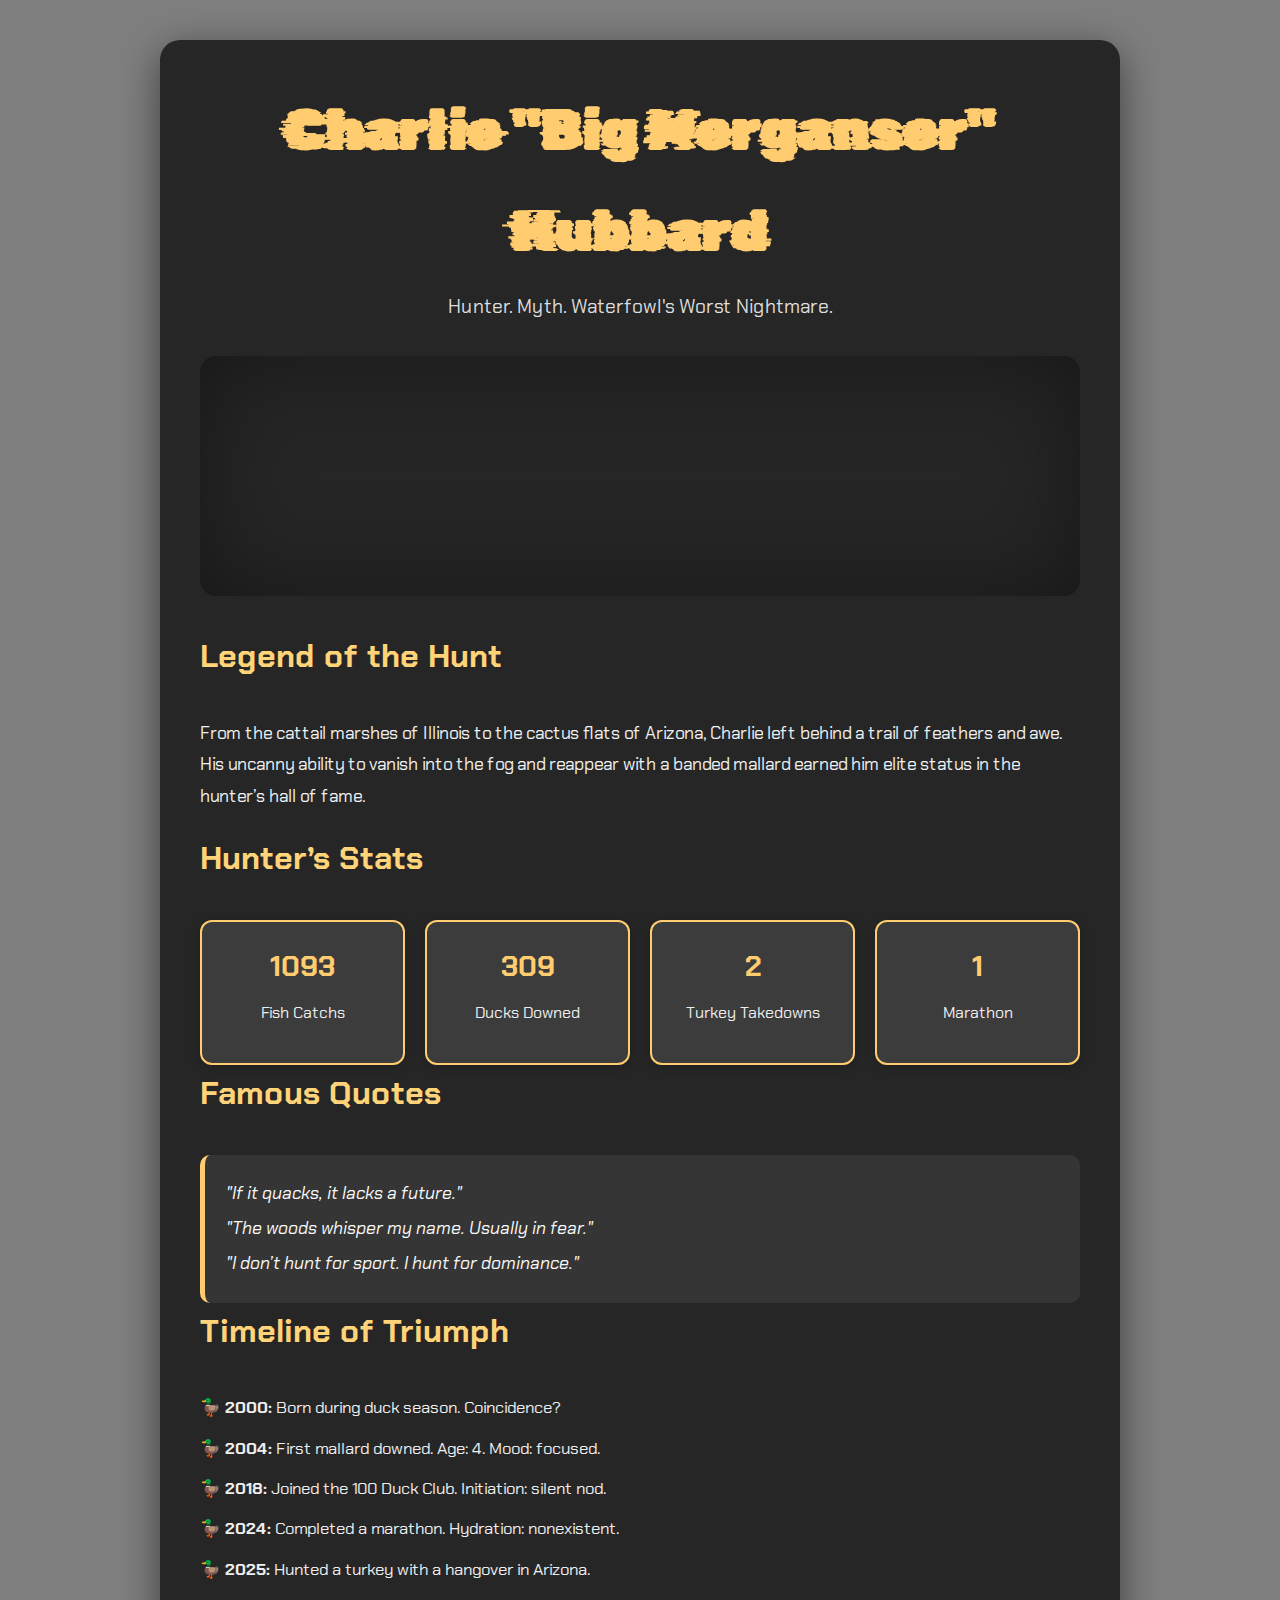
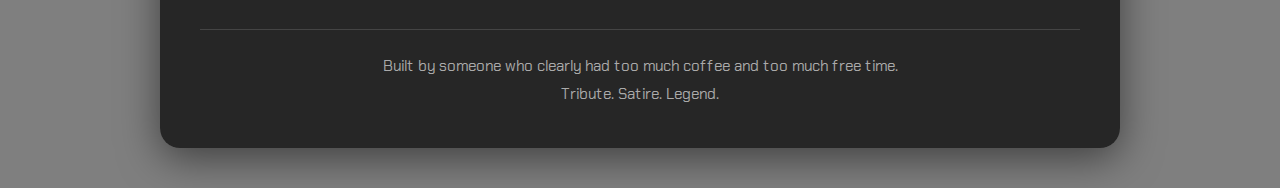
<file: index.html>
<!DOCTYPE html>
<html lang="en">
<head>
  <meta charset="UTF-8" />
  <meta name="viewport" content="width=device-width, initial-scale=1.0"/>
  <title>Charlie "Big Merganser" Hubbard</title>
  <link href="https://fonts.googleapis.com/css2?family=Chakra+Petch:wght@400;700&family=Rubik+Glitch&display=swap" rel="stylesheet">
  <link href="Tribute Page.css" rel="stylesheet">
<body>
  <div class="container">
    <header>
      <h1>Charlie "Big Merganser" Hubbard</h1>
      <p class="subtitle">Hunter. Myth. Waterfowl's Worst Nightmare.</p>
    </header>
    <div class="hero"></div>
    <section>
      <h2>Legend of the Hunt</h2>
      <p>
        From the cattail marshes of Illinois to the cactus flats of Arizona, Charlie left behind a trail of feathers and awe. His uncanny ability to vanish into the fog and reappear with a banded mallard earned him elite status in the hunter’s hall of fame.
      </p>
    </section>

    <section>
      <h2>Hunter’s Stats</h2>
      <div class="stats">
        <div class="stat-card">
          <h3>1093</h3>
          <p>Fish Catchs</p>
        </div>
        <div class="stat-card">
          <h3>309</h3>
          <p>Ducks Downed</p>
        </div>
        <div class="stat-card">
          <h3>2</h3>
          <p>Turkey Takedowns</p>
        </div>
        <div class="stat-card">
          <h3>1</h3>
          <p>Marathon</p>
        </div>
      </div>
    </section>

    <section>
      <h2>Famous Quotes</h2>
      <div class="quote-slider">
        <span>
          "If it quacks, it lacks a future."<br/>
          "The woods whisper my name. Usually in fear."<br/>
          "I don’t hunt for sport. I hunt for dominance."
        </span>
      </div>
    </section>

    <section>
      <h2>Timeline of Triumph</h2>
      <ul class="timeline">
        <li><strong>2000:</strong> Born during duck season. Coincidence?</li>
        <li><strong>2004:</strong> First mallard downed. Age: 4. Mood: focused.</li>
        <li><strong>2018:</strong> Joined the 100 Duck Club. Initiation: silent nod.</li>
        <li><strong>2024:</strong> Completed a marathon. Hydration: nonexistent.</li>
        <li><strong>2025:</strong> Hunted a turkey with a hangover in Arizona.</li>
      </ul>
    </section>

    <div class="footer">
      Built by someone who clearly had too much coffee and too much free time.<br/>
      Tribute. Satire. Legend.
    </div>
  </div>
</body>
</html>
</file>
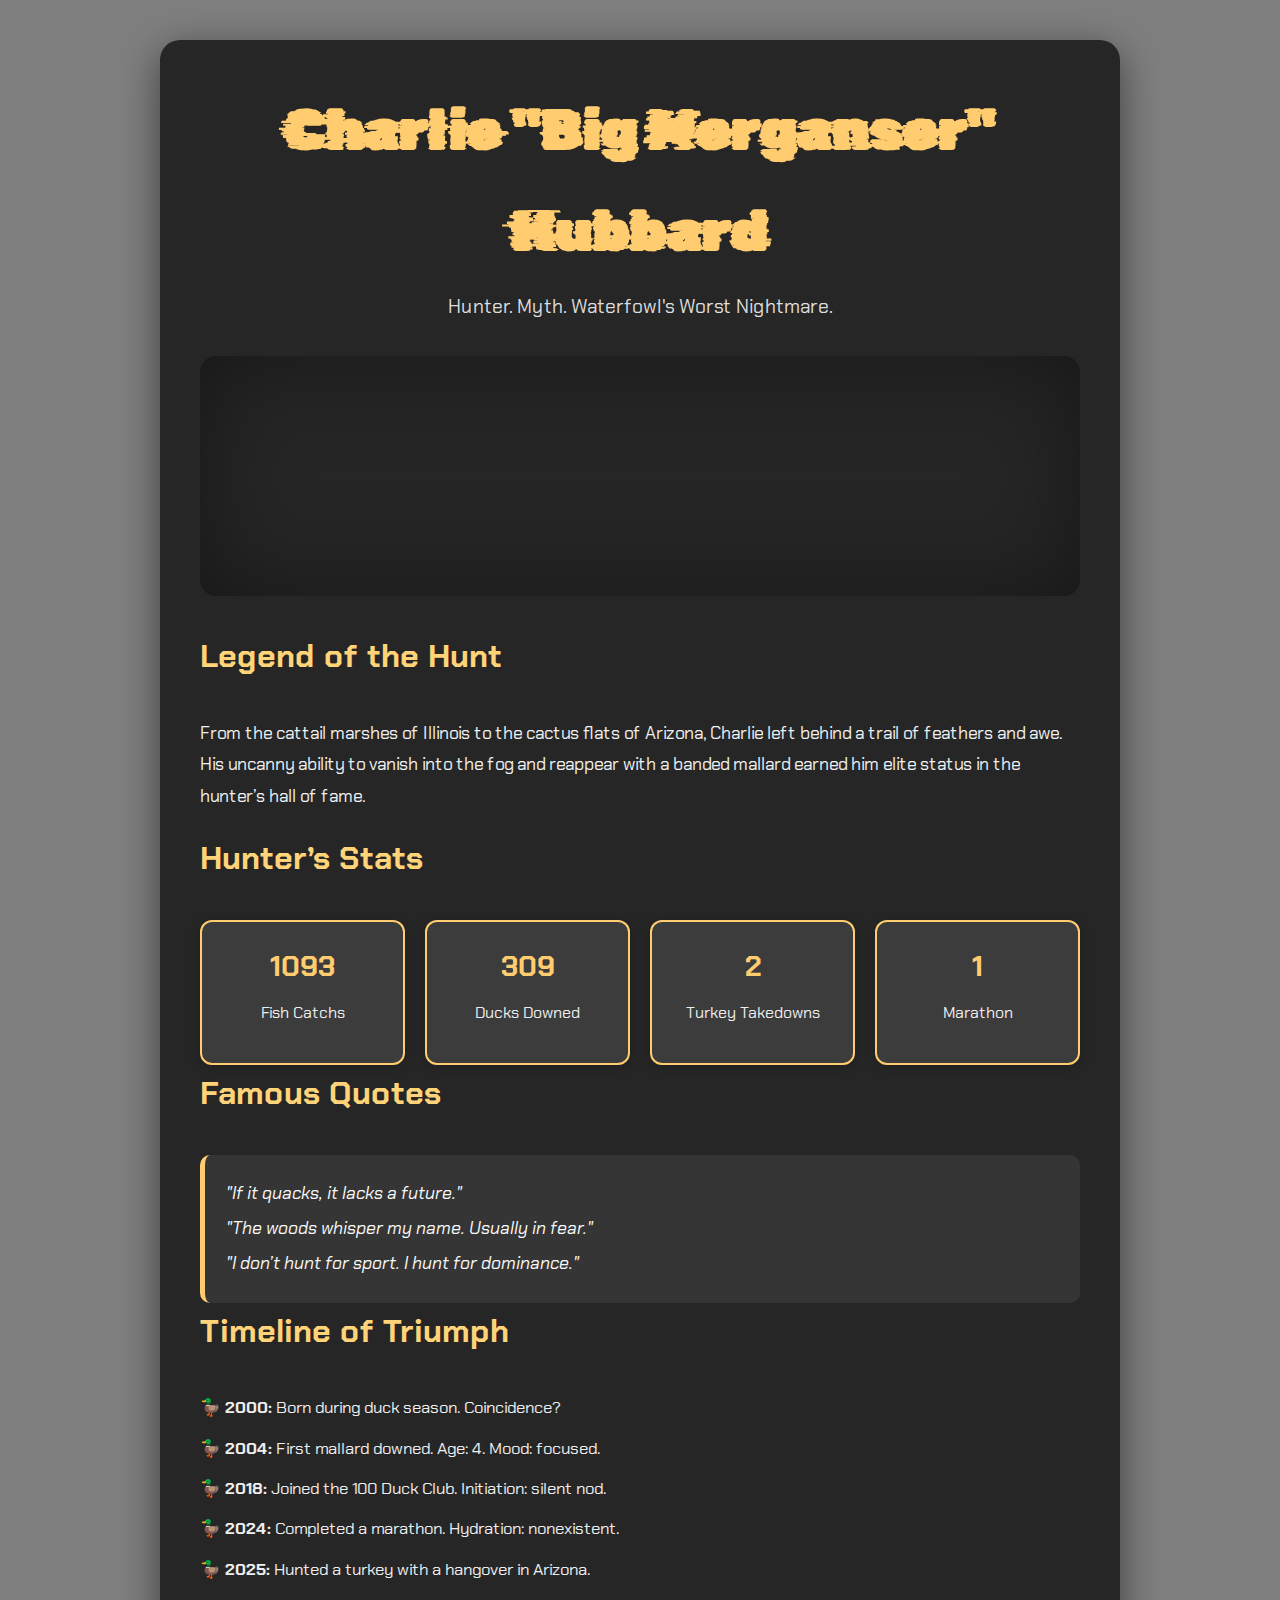
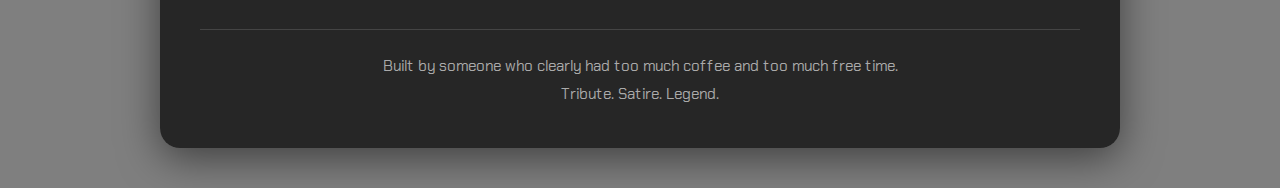
<file: .github/Tribute Page/index.html>
<!DOCTYPE html>
<html lang="en">
<head>
  <meta charset="UTF-8" />
  <meta name="viewport" content="width=device-width, initial-scale=1.0"/>
  <title>Charlie "Big Merganser" Hubbard</title>
  <link href="https://fonts.googleapis.com/css2?family=Chakra+Petch:wght@400;700&family=Rubik+Glitch&display=swap" rel="stylesheet">
  <link href="Tribute Page.css" rel="stylesheet">
<body>
  <div class="container">
    <header>
      <h1>Charlie "Big Merganser" Hubbard</h1>
      <p class="subtitle">Hunter. Myth. Waterfowl's Worst Nightmare.</p>
    </header>
    <div class="hero"></div>
    <section>
      <h2>Legend of the Hunt</h2>
      <p>
        From the cattail marshes of Illinois to the cactus flats of Arizona, Charlie left behind a trail of feathers and awe. His uncanny ability to vanish into the fog and reappear with a banded mallard earned him elite status in the hunter’s hall of fame.
      </p>
    </section>

    <section>
      <h2>Hunter’s Stats</h2>
      <div class="stats">
        <div class="stat-card">
          <h3>1093</h3>
          <p>Fish Catchs</p>
        </div>
        <div class="stat-card">
          <h3>309</h3>
          <p>Ducks Downed</p>
        </div>
        <div class="stat-card">
          <h3>2</h3>
          <p>Turkey Takedowns</p>
        </div>
        <div class="stat-card">
          <h3>1</h3>
          <p>Marathon</p>
        </div>
      </div>
    </section>

    <section>
      <h2>Famous Quotes</h2>
      <div class="quote-slider">
        <span>
          "If it quacks, it lacks a future."<br/>
          "The woods whisper my name. Usually in fear."<br/>
          "I don’t hunt for sport. I hunt for dominance."
        </span>
      </div>
    </section>

    <section>
      <h2>Timeline of Triumph</h2>
      <ul class="timeline">
        <li><strong>2000:</strong> Born during duck season. Coincidence?</li>
        <li><strong>2004:</strong> First mallard downed. Age: 4. Mood: focused.</li>
        <li><strong>2018:</strong> Joined the 100 Duck Club. Initiation: silent nod.</li>
        <li><strong>2024:</strong> Completed a marathon. Hydration: nonexistent.</li>
        <li><strong>2025:</strong> Hunted a turkey with a hangover in Arizona.</li>
      </ul>
    </section>

    <div class="footer">
      Built by someone who clearly had too much coffee and too much free time.<br/>
      Tribute. Satire. Legend.
    </div>
  </div>
</body>
</html>
</file>
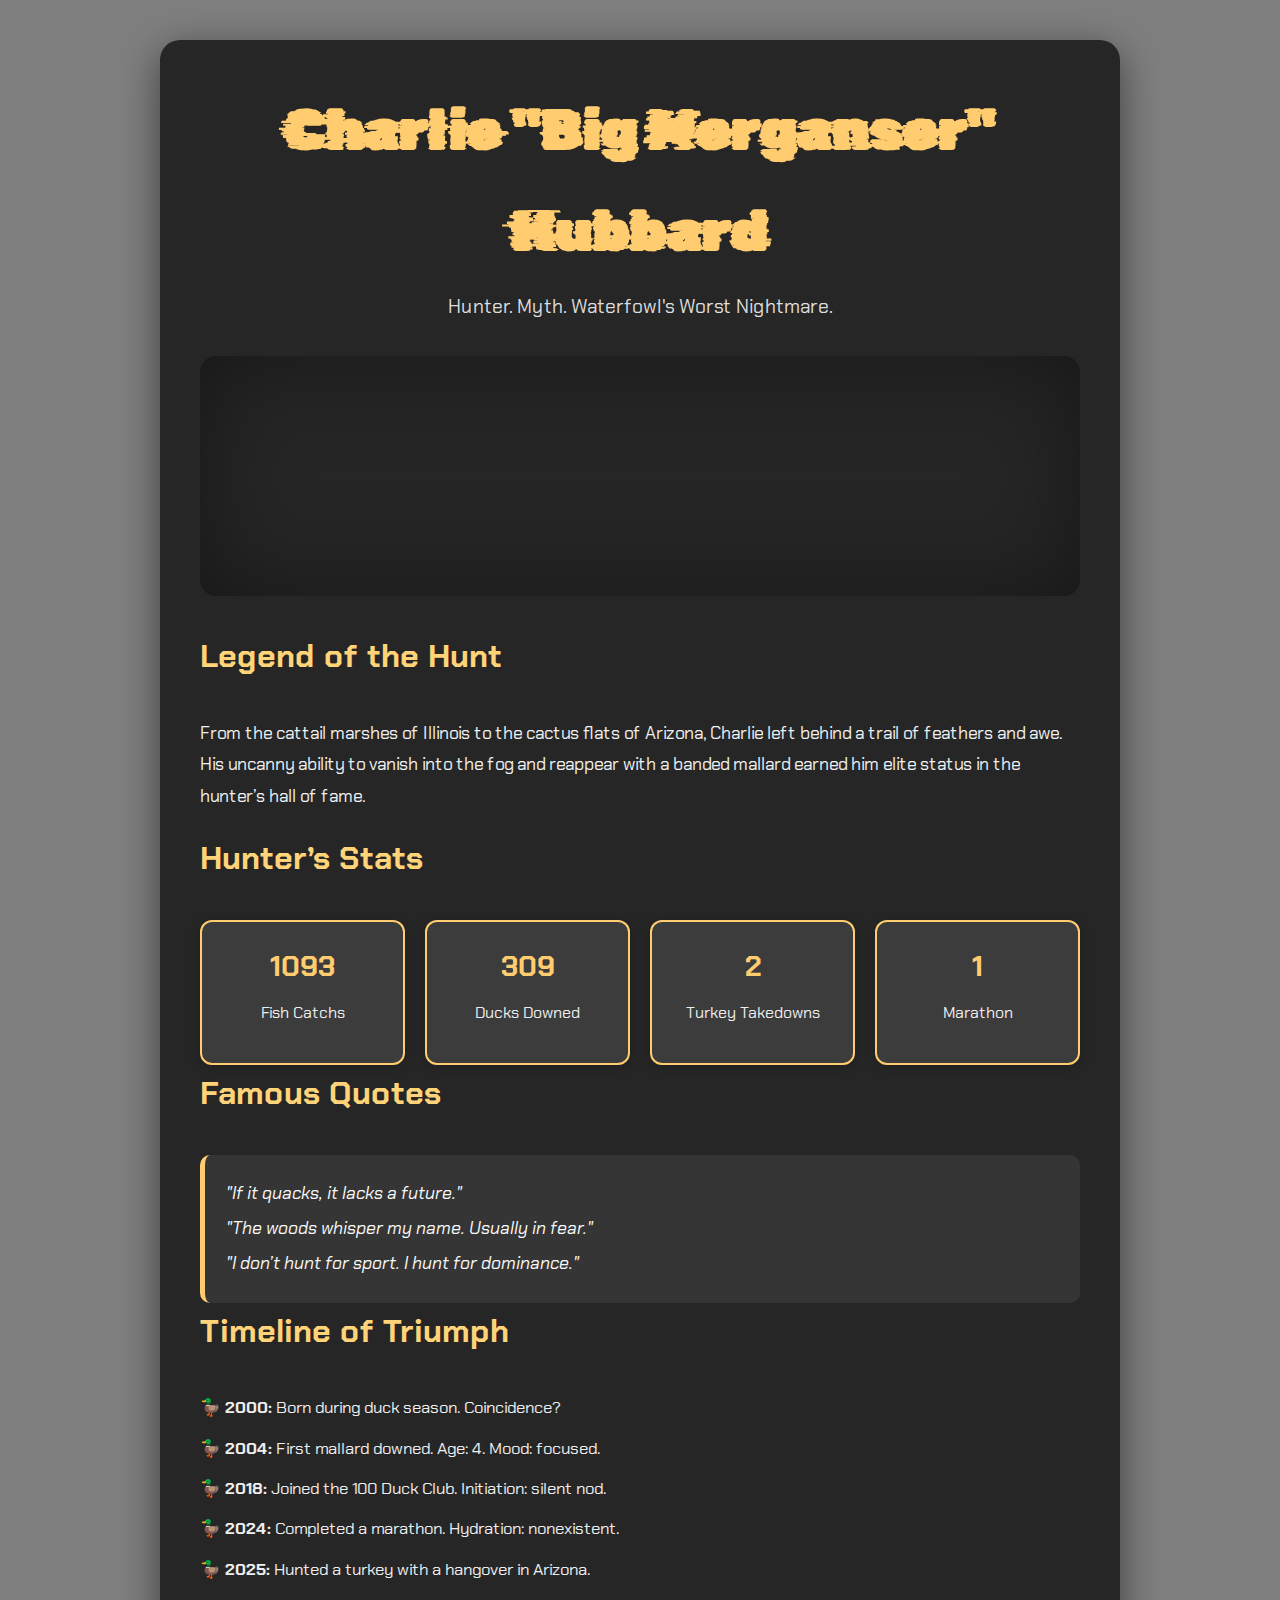
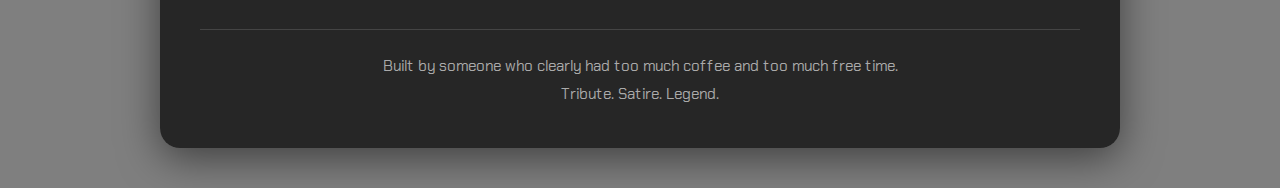
<file: Tribute Page.html>
<!DOCTYPE html>
<html lang="en">
<head>
  <meta charset="UTF-8" />
  <meta name="viewport" content="width=device-width, initial-scale=1.0"/>
  <title>Charlie "Big Merganser" Hubbard</title>
  <link href="https://fonts.googleapis.com/css2?family=Chakra+Petch:wght@400;700&family=Rubik+Glitch&display=swap" rel="stylesheet">
  <link href="Tribute Page.css" rel="stylesheet">
<body>
  <div class="container">
    <header>
      <h1>Charlie "Big Merganser" Hubbard</h1>
      <p class="subtitle">Hunter. Myth. Waterfowl's Worst Nightmare.</p>
    </header>
    <div class="hero"></div>
    <section>
      <h2>Legend of the Hunt</h2>
      <p>
        From the cattail marshes of Illinois to the cactus flats of Arizona, Charlie left behind a trail of feathers and awe. His uncanny ability to vanish into the fog and reappear with a banded mallard earned him elite status in the hunter’s hall of fame.
      </p>
    </section>

    <section>
      <h2>Hunter’s Stats</h2>
      <div class="stats">
        <div class="stat-card">
          <h3>1093</h3>
          <p>Fish Catchs</p>
        </div>
        <div class="stat-card">
          <h3>309</h3>
          <p>Ducks Downed</p>
        </div>
        <div class="stat-card">
          <h3>2</h3>
          <p>Turkey Takedowns</p>
        </div>
        <div class="stat-card">
          <h3>1</h3>
          <p>Marathon</p>
        </div>
      </div>
    </section>

    <section>
      <h2>Famous Quotes</h2>
      <div class="quote-slider">
        <span>
          "If it quacks, it lacks a future."<br/>
          "The woods whisper my name. Usually in fear."<br/>
          "I don’t hunt for sport. I hunt for dominance."
        </span>
      </div>
    </section>

    <section>
      <h2>Timeline of Triumph</h2>
      <ul class="timeline">
        <li><strong>2000:</strong> Born during duck season. Coincidence?</li>
        <li><strong>2004:</strong> First mallard downed. Age: 4. Mood: focused.</li>
        <li><strong>2018:</strong> Joined the 100 Duck Club. Initiation: silent nod.</li>
        <li><strong>2024:</strong> Completed a marathon. Hydration: nonexistent.</li>
        <li><strong>2025:</strong> Hunted a turkey with a hangover in Arizona.</li>
      </ul>
    </section>

    <div class="footer">
      Built by someone who clearly had too much coffee and too much free time.<br/>
      Tribute. Satire. Legend.
    </div>
  </div>
</body>
</html>
</file>
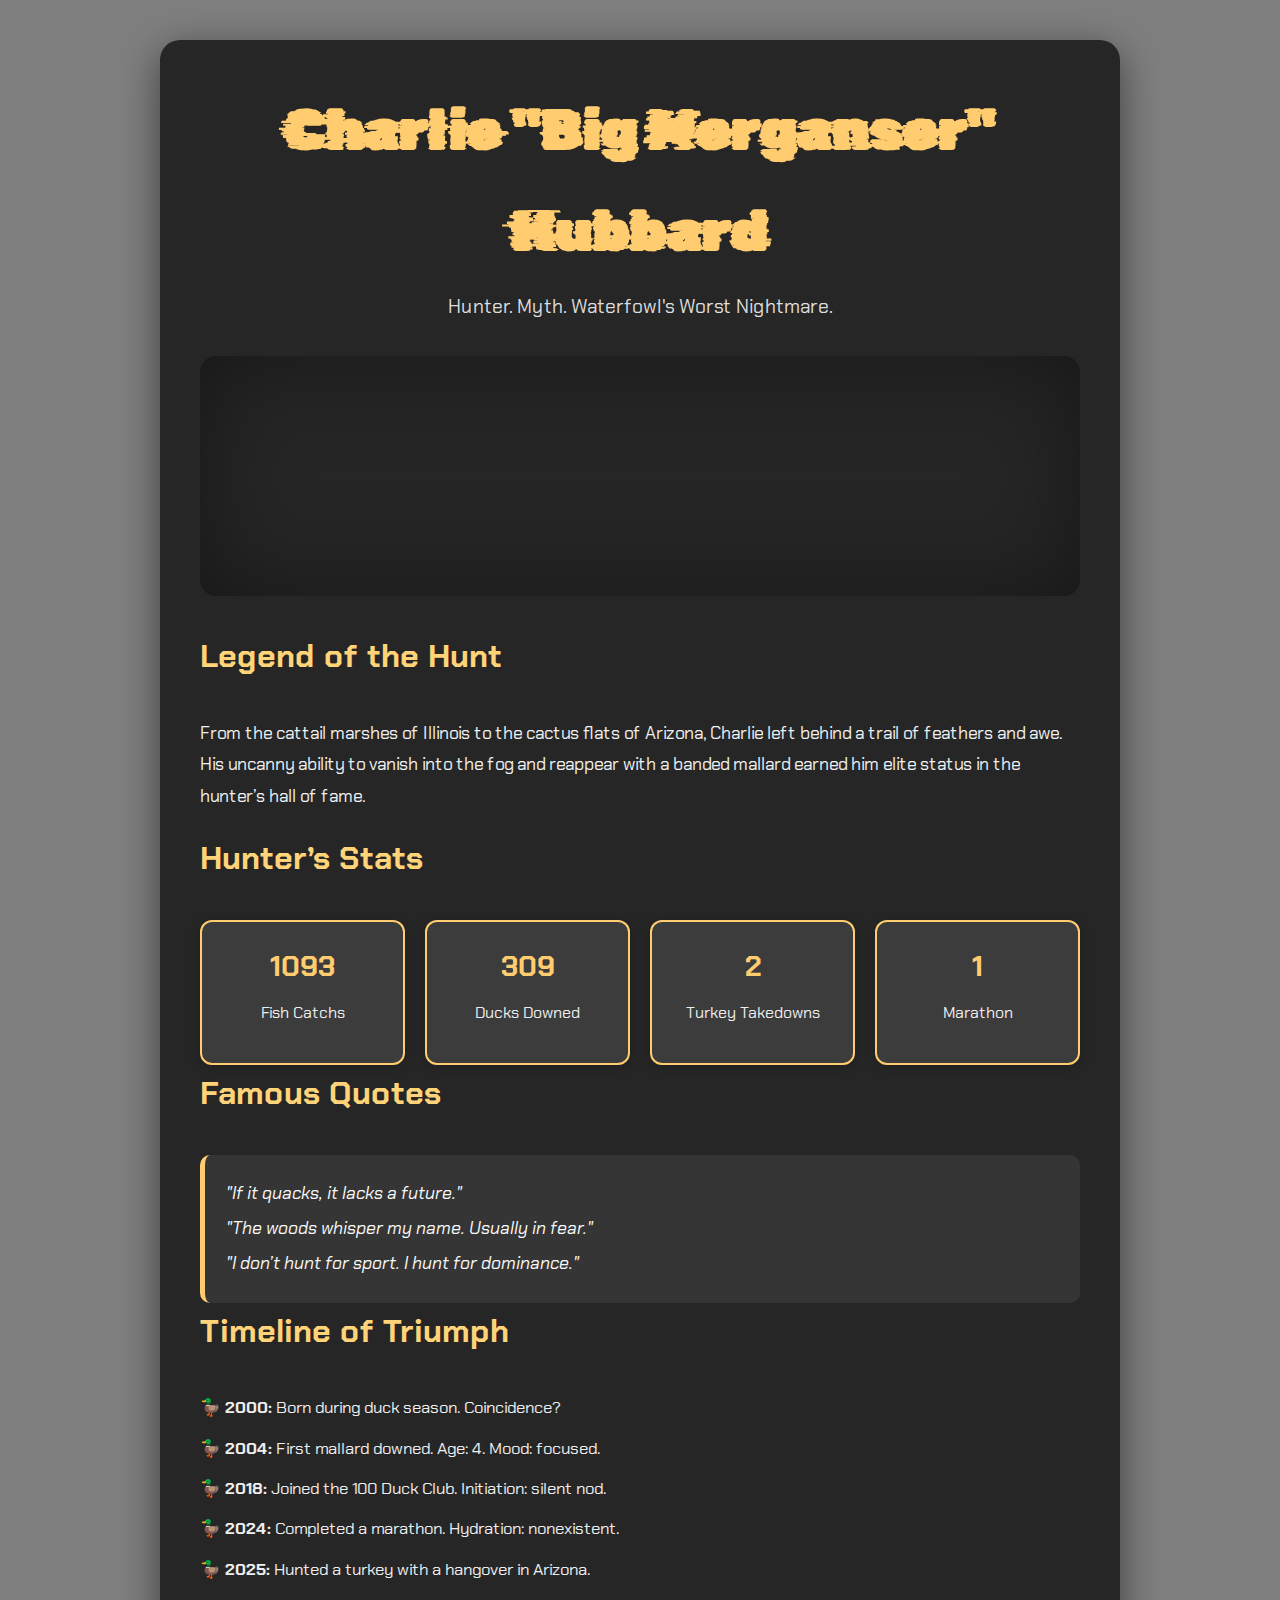
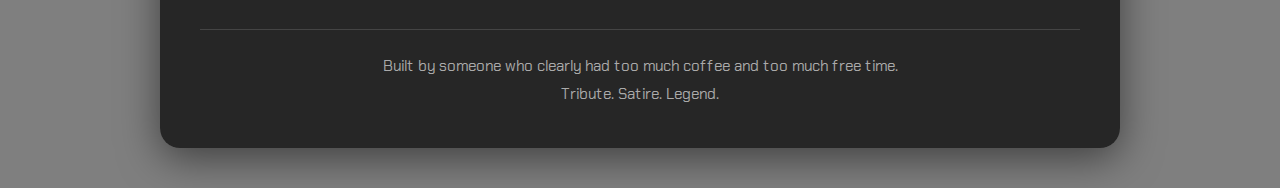
<file: .github/Tribute Page/Tribute Page.html>
<!DOCTYPE html>
<html lang="en">
<head>
  <meta charset="UTF-8" />
  <meta name="viewport" content="width=device-width, initial-scale=1.0"/>
  <title>Charlie "Big Merganser" Hubbard</title>
  <link href="https://fonts.googleapis.com/css2?family=Chakra+Petch:wght@400;700&family=Rubik+Glitch&display=swap" rel="stylesheet">
  <link href="Tribute Page.css" rel="stylesheet">
<body>
  <div class="container">
    <header>
      <h1>Charlie "Big Merganser" Hubbard</h1>
      <p class="subtitle">Hunter. Myth. Waterfowl's Worst Nightmare.</p>
    </header>
    <div class="hero"></div>
    <section>
      <h2>Legend of the Hunt</h2>
      <p>
        From the cattail marshes of Illinois to the cactus flats of Arizona, Charlie left behind a trail of feathers and awe. His uncanny ability to vanish into the fog and reappear with a banded mallard earned him elite status in the hunter’s hall of fame.
      </p>
    </section>

    <section>
      <h2>Hunter’s Stats</h2>
      <div class="stats">
        <div class="stat-card">
          <h3>1093</h3>
          <p>Fish Catchs</p>
        </div>
        <div class="stat-card">
          <h3>309</h3>
          <p>Ducks Downed</p>
        </div>
        <div class="stat-card">
          <h3>2</h3>
          <p>Turkey Takedowns</p>
        </div>
        <div class="stat-card">
          <h3>1</h3>
          <p>Marathon</p>
        </div>
      </div>
    </section>

    <section>
      <h2>Famous Quotes</h2>
      <div class="quote-slider">
        <span>
          "If it quacks, it lacks a future."<br/>
          "The woods whisper my name. Usually in fear."<br/>
          "I don’t hunt for sport. I hunt for dominance."
        </span>
      </div>
    </section>

    <section>
      <h2>Timeline of Triumph</h2>
      <ul class="timeline">
        <li><strong>2000:</strong> Born during duck season. Coincidence?</li>
        <li><strong>2004:</strong> First mallard downed. Age: 4. Mood: focused.</li>
        <li><strong>2018:</strong> Joined the 100 Duck Club. Initiation: silent nod.</li>
        <li><strong>2024:</strong> Completed a marathon. Hydration: nonexistent.</li>
        <li><strong>2025:</strong> Hunted a turkey with a hangover in Arizona.</li>
      </ul>
    </section>

    <div class="footer">
      Built by someone who clearly had too much coffee and too much free time.<br/>
      Tribute. Satire. Legend.
    </div>
  </div>
</body>
</html>
</file>
<file: Tribute Page.css>
/* Reset & Base Styles */
* {
  box-sizing: border-box;
  margin: 0;
  padding: 0;
}

body {
  font-family: 'Chakra Petch', sans-serif;
  background: linear-gradient(rgba(0, 0, 0, 0.5), rgba(0, 0, 0, 0.5)),
              url('https://images.pexels.com/photos/764998/pexels-photo-764998.jpeg') center/cover no-repeat;
  color: #f4f4f4;
  line-height: 1.8;
  padding: 40px 20px;
  min-height: 100vh;
}

/* Container */
.container {
  max-width: 960px;
  margin: 0 auto;
  padding-top: 0;
  background: rgba(0, 0, 0, 0.7);
  padding: 40px;
  border-radius: 20px;
  box-shadow: 0 10px 40px rgba(0, 0, 0, 0.5);
}

/* Header */
header {
  text-align: center;
  margin-bottom: 2em;
}

header h1 {
  font-family: 'Rubik Glitch', cursive;
  font-size: 3.5rem;
  color: #ffcc70;
}

.subtitle {
  font-size: 1.2rem;
  color: #ddd;
  margin-top: 0.5rem;
}

/* Hero Image Placeholder */
.hero {
  height: 240px;
  background: url('https://images.pexels.com/photos/764998/pexels-photo-764998.jpeg') center/cover no-repeat;
  border-radius: 16px;
  margin-bottom: 2em;
  box-shadow: inset 0 0 100px rgba(0,0,0,0.4);
}

/* Section Headings */
section h2 {
  font-size: 2rem;
  color: #ffd479;
  margin-bottom: 1em;
}

/* Paragraphs */
section p {
  margin-bottom: 1em;
  font-size: 1.1rem;
  color: #f0f0f0;
}

/* Stats Grid */
.stats {
  display: grid;
  grid-template-columns: repeat(auto-fit, minmax(160px, 1fr));
  gap: 20px;
}

.stat-card {
  background: rgba(255, 255, 255, 0.1);
  border: 2px solid #ffcc70;
  padding: 1.2em;
  text-align: center;
  border-radius: 12px;
  box-shadow: 0 2px 12px rgba(0, 0, 0, 0.2);
}

.stat-card h3 {
  margin: 0;
  font-size: 1.8rem;
  color: #ffcc70;
}

.stat-card p {
  margin-top: 0.4em;
  font-size: 1rem;
  color: #eee;
}

/* Quote Slider */
.quote-slider {
  margin-top: 1em;
  font-style: italic;
  font-size: 1.1rem;
  line-height: 2;
  background: rgba(255, 255, 255, 0.07);
  padding: 1.2em;
  border-left: 5px solid #ffcc70;
  border-radius: 10px;
  color: #f9f9f9;
}

/* Timeline */
.timeline {
  list-style-type: "🦆 ";
  padding-left: 1.5em;
  font-size: 1.05rem;
  color: #eee;
}

.timeline li {
  margin-bottom: 0.6em;
}

/* Footer */
.footer {
  margin-top: 3em;
  text-align: center;
  font-size: 0.95rem;
  color: #aaa;
  border-top: 1px solid #444;
  padding-top: 1.5em;
}

/* Responsive Fixes */
@media (max-width: 600px) {
  header h1 {
    font-size: 2.2rem;
  }

  .stat-card h3 {
    font-size: 1.4rem;
  }
}
</file>
<file: .github/Tribute Page/Tribute Page.css>
/* Reset & Base Styles */
* {
  box-sizing: border-box;
  margin: 0;
  padding: 0;
}

body {
  font-family: 'Chakra Petch', sans-serif;
  background: linear-gradient(rgba(0, 0, 0, 0.5), rgba(0, 0, 0, 0.5)),
              url('https://images.pexels.com/photos/764998/pexels-photo-764998.jpeg') center/cover no-repeat;
  color: #f4f4f4;
  line-height: 1.8;
  padding: 40px 20px;
  min-height: 100vh;
}

/* Container */
.container {
  max-width: 960px;
  margin: auto;
  background: rgba(0, 0, 0, 0.7);
  padding: 40px;
  border-radius: 20px;
  box-shadow: 0 10px 40px rgba(0, 0, 0, 0.5);
}

/* Header */
header {
  text-align: center;
  margin-bottom: 2em;
}

header h1 {
  font-family: 'Rubik Glitch', cursive;
  font-size: 3.5rem;
  color: #ffcc70;
}

.subtitle {
  font-size: 1.2rem;
  color: #ddd;
  margin-top: 0.5rem;
}

/* Hero Image Placeholder */
.hero {
  height: 240px;
  background: url('https://images.pexels.com/photos/764998/pexels-photo-764998.jpeg') center/cover no-repeat;
  border-radius: 16px;
  margin-bottom: 2em;
  box-shadow: inset 0 0 100px rgba(0,0,0,0.4);
}

/* Section Headings */
section h2 {
  font-size: 2rem;
  color: #ffd479;
  margin-bottom: 1em;
}

/* Paragraphs */
section p {
  margin-bottom: 1em;
  font-size: 1.1rem;
  color: #f0f0f0;
}

/* Stats Grid */
.stats {
  display: grid;
  grid-template-columns: repeat(auto-fit, minmax(160px, 1fr));
  gap: 20px;
}

.stat-card {
  background: rgba(255, 255, 255, 0.1);
  border: 2px solid #ffcc70;
  padding: 1.2em;
  text-align: center;
  border-radius: 12px;
  box-shadow: 0 2px 12px rgba(0, 0, 0, 0.2);
}

.stat-card h3 {
  margin: 0;
  font-size: 1.8rem;
  color: #ffcc70;
}

.stat-card p {
  margin-top: 0.4em;
  font-size: 1rem;
  color: #eee;
}

/* Quote Slider */
.quote-slider {
  margin-top: 1em;
  font-style: italic;
  font-size: 1.1rem;
  line-height: 2;
  background: rgba(255, 255, 255, 0.07);
  padding: 1.2em;
  border-left: 5px solid #ffcc70;
  border-radius: 10px;
  color: #f9f9f9;
}

/* Timeline */
.timeline {
  list-style-type: "🦆 ";
  padding-left: 1.5em;
  font-size: 1.05rem;
  color: #eee;
}

.timeline li {
  margin-bottom: 0.6em;
}

/* Footer */
.footer {
  margin-top: 3em;
  text-align: center;
  font-size: 0.95rem;
  color: #aaa;
  border-top: 1px solid #444;
  padding-top: 1.5em;
}

/* Responsive Fixes */
@media (max-width: 600px) {
  header h1 {
    font-size: 2.2rem;
  }

  .stat-card h3 {
    font-size: 1.4rem;
  }
}
</file>
